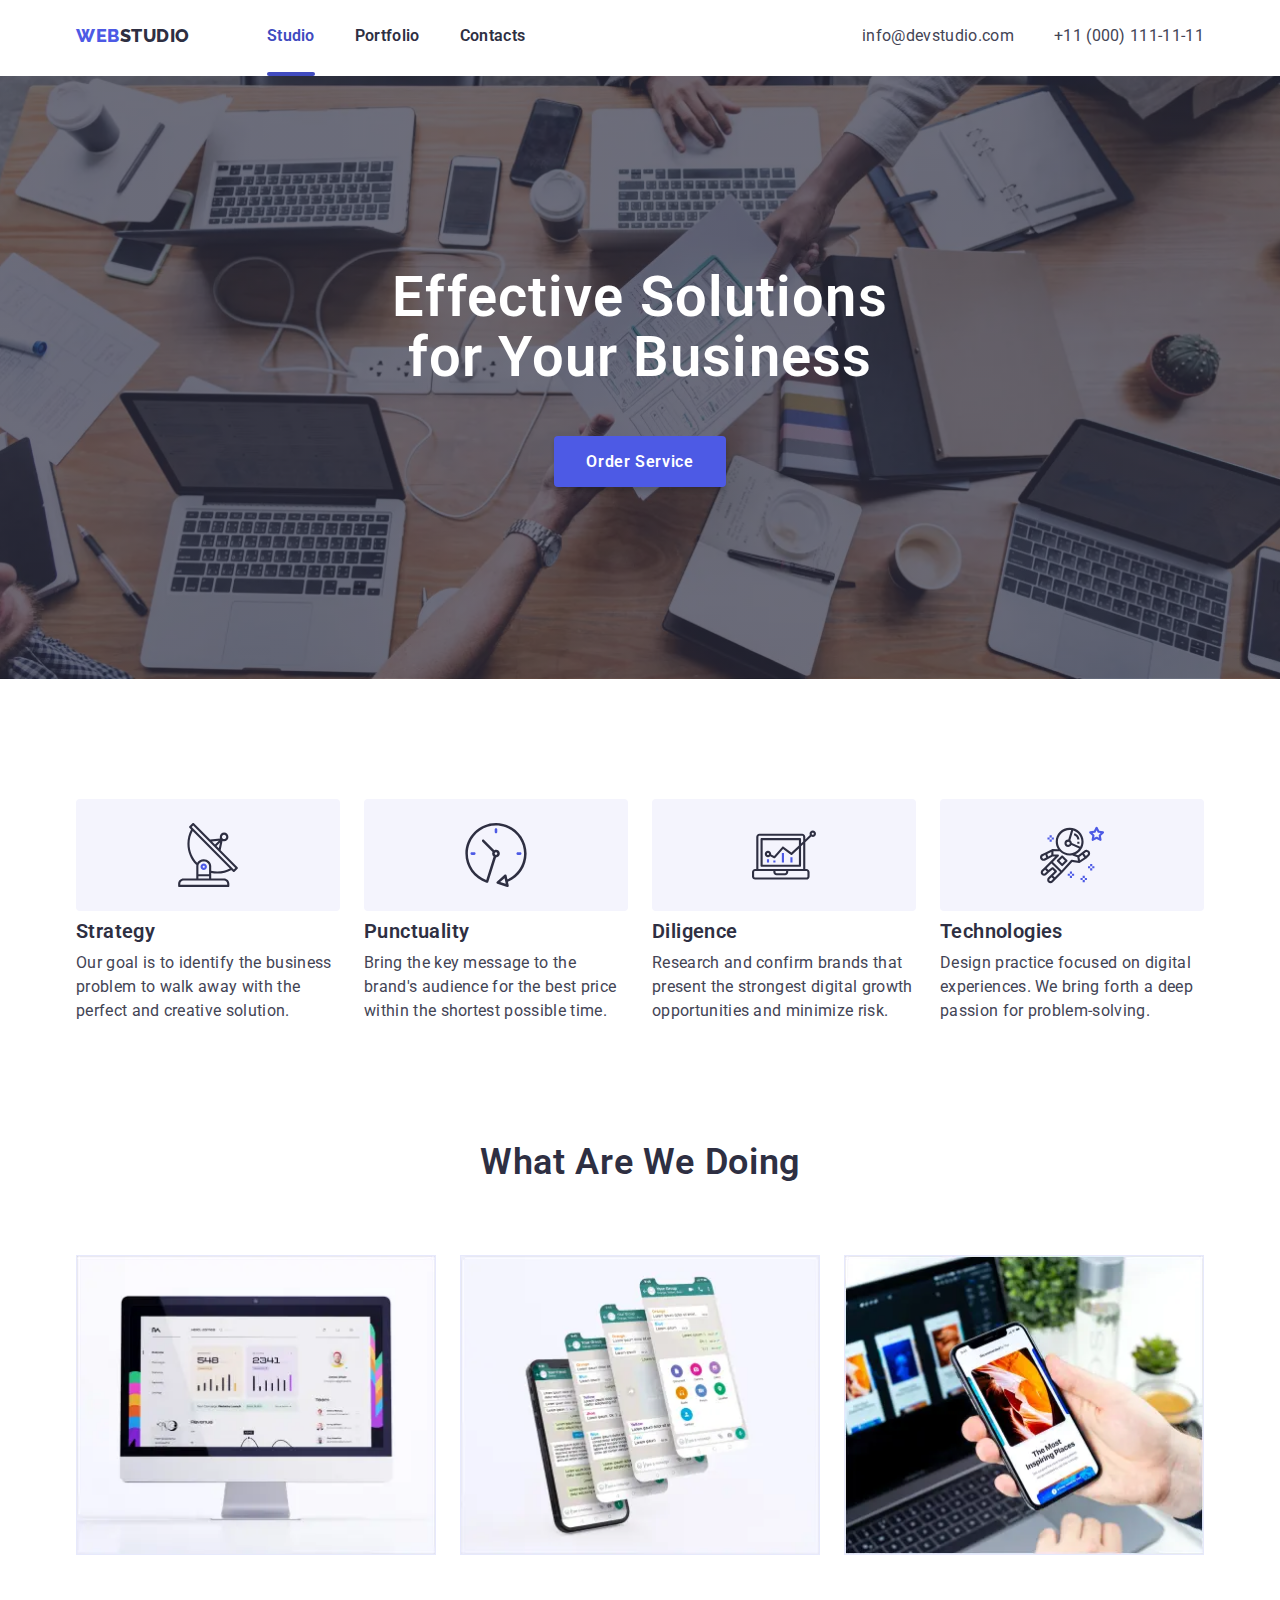
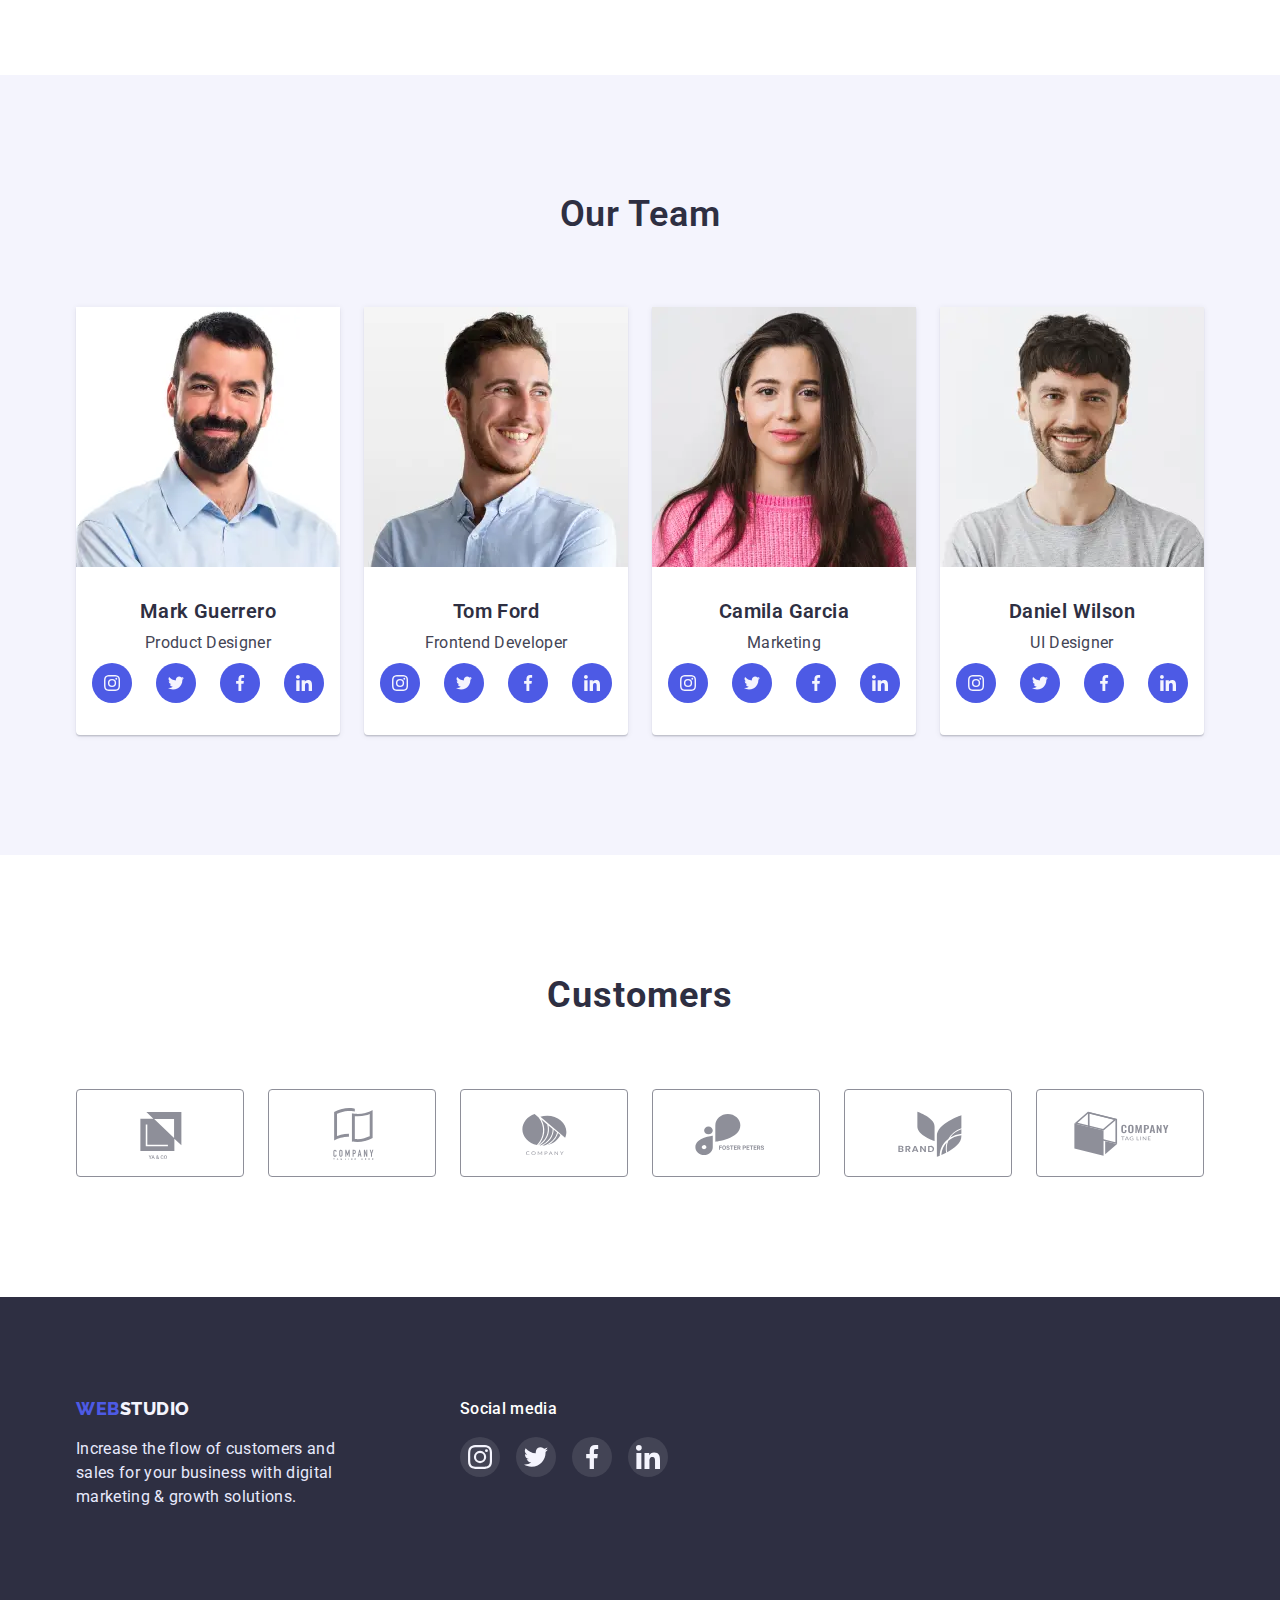
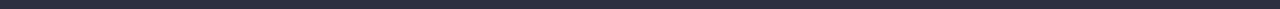
<file: index.html>
<!DOCTYPE html>
<html lang="en">
  <head>
    <meta charset="UTF-8" />
    <meta http-equiv="X-UA-Compatible" content="IE=edge" />
    <meta name="viewport" content="width=device-width, initial-scale=1.0" />
    <title>WebStudio</title>
    <link rel="preconnect" href="https://fonts.googleapis.com" />
    <link rel="preconnect" href="https://fonts.gstatic.com" crossorigin />
    <link
      href="https://fonts.googleapis.com/css2?family=Raleway:wght@700&family=Roboto:wght@400;500;700;900&display=swap"
      rel="stylesheet"
    />
    <link
      rel="stylesheet"
      href="https://cdnjs.cloudflare.com/ajax/libs/modern-normalize/1.0.0/modern-normalize.min.css"
    />
    <link rel="stylesheet" href="./css/styles.css" />
  </head>
  <body>
    <header class="header">
      <div class="container header-item">
        <a href="./index.html" class="header-logo">
          <span class="header-logo-main">WEB</span>
          <span class="header-logo-side">STUDIO</span>
        </a>
        <nav class="header-nav">
          <ul class="header-nav-list">
            <li class="header-nav-item">
              <a href="./index.html" class="header-nav-link header-active-link">Studio</a>
            </li>
            <li class="header-nav-item">
              <a href="./portfolio.html" class="header-nav-link">Portfolio</a>
            </li>
            <li class="header-nav-item"><a href="" class="header-nav-link">Contacts</a></li>
          </ul>
        </nav>
        <ul class="header-contacts-list">
          <li class="header-contacts-item">
            <a href="mailto:info@devstudio.com" class="header-contacts-link">info@devstudio.com</a>
          </li>
          <li class="header-contacts-item">
            <a href="tel:+110001111111" class="header-contacts-link">+11 (000) 111-11-11</a>
          </li>
        </ul>
      </div>
    </header>
    <main class="main">
      <section class="hero section">
        <div class="container">
          <h1 class="hero-title">
            Effective Solutions <br />
            for Your Business
          </h1>
          <button type="button" class="hero-btn" data-modal-open>Order Service</button>
        </div>
      </section>
      <section class="quality section">
        <div class="container">
          <ul class="quality-list">
            <li class="quality-item">
              <div class="quality-icon-content">
                <svg class="quality-icon" width="64px" height="64px">
                  <use href="./images/icons.svg#icon-antenna"></use>
                </svg>
              </div>
              <h3 class="quality-title">Strategy</h3>
              <p class="quality-text">
                Our goal is to identify the business problem to walk away with the perfect and
                creative solution.
              </p>
            </li>
            <li class="quality-item">
              <div class="quality-icon-content">
                <svg class="quality-icon" width="64px" height="64px">
                  <use href="./images/icons.svg#icon-clock"></use>
                </svg>
              </div>
              <h3 class="quality-title">Punctuality</h3>
              <p class="quality-text">
                Bring the key message to the brand's audience for the best price within the shortest
                possible time.
              </p>
            </li>
            <li class="quality-item">
              <div class="quality-icon-content">
                <svg class="quality-icon" width="64px" height="64px">
                  <use href="./images/icons.svg#icon-diagram"></use>
                </svg>
              </div>
              <h3 class="quality-title">Diligence</h3>
              <p class="quality-text">
                Research and confirm brands that present the strongest digital growth opportunities
                and minimize risk.
              </p>
            </li>
            <li class="quality-item">
              <div class="quality-icon-content">
                <svg class="quality-icon" width="64px" height="64px">
                  <use href="./images/icons.svg#icon-astronaut"></use>
                </svg>
              </div>
              <h3 class="quality-title">Technologies</h3>
              <p class="quality-text">
                Design practice focused on digital experiences. We bring forth a deep passion for
                problem-solving.
              </p>
            </li>
          </ul>
        </div>
      </section>
      <section class="examples section">
        <div class="container">
          <h2 class="examples-title">What Are We Doing</h2>
          <ul class="examples-list">
            <li class="examples-item">
              <img src="./images/imgmac.webp" alt="Imac" width="360" class="examples-img" />
            </li>
            <li class="examples-item">
              <img src="./images/imgIphone.webp" alt="Iphone" width="360" class="examples-img" />
            </li>
            <li class="examples-item">
              <img
                src="./images/imgIphoneinhand.webp"
                alt="Iphone in hand"
                width="360"
                class="examples-img"
              />
            </li>
          </ul>
        </div>
      </section>
      <section class="team section">
        <div class="container">
          <h2 class="team-title">Our Team</h2>
          <ul class="team-list">
            <li class="team-item">
              <img src="./images/imgmark.webp" alt="Mark Guerrero" width="264" class="team-img" />
              <div class="team-cards-content">
                <h3 class="team-members">Mark Guerrero</h3>
                <p class="team-position">Product Designer</p>
                <ul class="team-cards-list">
                  <li class="team-cards-item">
                    <a href="https://www.instagram.com/" target="_blank" class="team-cards-link">
                      <svg class="team-cards-icon" width="16px" height="16px">
                        <use href="./images/icons.svg#icon-instagram"></use>
                      </svg>
                    </a>
                  </li>
                  <li class="team-cards-item">
                    <a href="https://twitter.com/" target="_blank" class="team-cards-link">
                      <svg class="team-cards-icon" width="16px" height="16px">
                        <use href="./images/icons.svg#icon-twitter"></use>
                      </svg>
                    </a>
                  </li>
                  <li class="team-cards-item">
                    <a href="https://www.facebook.com/" target="_blank" class="team-cards-link">
                      <svg class="team-cards-icon" width="16px" height="16px">
                        <use href="./images/icons.svg#icon-facebook"></use>
                      </svg>
                    </a>
                  </li>
                  <li class="team-cards-item">
                    <a href="https://www.linkedin.com/" target="_blank" class="team-cards-link">
                      <svg class="team-cards-icon" width="16px" height="16px">
                        <use href="./images/icons.svg#icon-linkedin"></use>
                      </svg>
                    </a>
                  </li>
                </ul>
              </div>
            </li>
            <li class="team-item">
              <img src="./images/imgtom.webp" alt="Tom Ford" width="264" class="team-img" />
              <div class="team-cards-content">
                <h3 class="team-members">Tom Ford</h3>
                <p class="team-position">Frontend Developer</p>
                <ul class="team-cards-list">
                  <li class="team-cards-item">
                    <a href="https://www.instagram.com/" target="_blank" class="team-cards-link">
                      <svg class="team-cards-icon" width="16px" height="16px">
                        <use href="./images/icons.svg#icon-instagram"></use>
                      </svg>
                    </a>
                  </li>
                  <li class="team-cards-item">
                    <a href="https://twitter.com/" target="_blank" class="team-cards-link">
                      <svg class="team-cards-icon" width="16px" height="16px">
                        <use href="./images/icons.svg#icon-twitter"></use>
                      </svg>
                    </a>
                  </li>
                  <li class="team-cards-item">
                    <a href="https://www.facebook.com/" target="_blank" class="team-cards-link">
                      <svg class="team-cards-icon" width="16px" height="16px">
                        <use href="./images/icons.svg#icon-facebook"></use>
                      </svg>
                    </a>
                  </li>
                  <li class="team-cards-item">
                    <a href="https://www.linkedin.com/" target="_blank" class="team-cards-link">
                      <svg class="team-cards-icon" width="16px" height="16px">
                        <use href="./images/icons.svg#icon-linkedin"></use>
                      </svg>
                    </a>
                  </li>
                </ul>
              </div>
            </li>
            <li class="team-item">
              <img src="./images/imgcamila.webp" alt="Camila Garcia" width="264" class="team-img" />
              <div class="team-cards-content">
                <h3 class="team-members">Camila Garcia</h3>
                <p class="team-position">Marketing</p>
                <ul class="team-cards-list">
                  <li class="team-cards-item">
                    <a href="https://www.instagram.com/" target="_blank" class="team-cards-link">
                      <svg class="team-cards-icon" width="16px" height="16px">
                        <use href="./images/icons.svg#icon-instagram"></use>
                      </svg>
                    </a>
                  </li>
                  <li class="team-cards-item">
                    <a href="https://twitter.com/" target="_blank" class="team-cards-link">
                      <svg class="team-cards-icon" width="16px" height="16px">
                        <use href="./images/icons.svg#icon-twitter"></use>
                      </svg>
                    </a>
                  </li>
                  <li class="team-cards-item">
                    <a href="https://www.facebook.com/" target="_blank" class="team-cards-link">
                      <svg class="team-cards-icon" width="16px" height="16px">
                        <use href="./images/icons.svg#icon-facebook"></use>
                      </svg>
                    </a>
                  </li>
                  <li class="team-cards-item">
                    <a href="https://www.linkedin.com/" target="_blank" class="team-cards-link">
                      <svg class="team-cards-icon" width="16px" height="16px">
                        <use href="./images/icons.svg#icon-linkedin"></use>
                      </svg>
                    </a>
                  </li>
                </ul>
              </div>
            </li>
            <li class="team-item">
              <img src="./images/imgdaniel.webp" alt="Daniel Wilson" width="264" class="team-img" />
              <div class="team-cards-content">
                <h3 class="team-members">Daniel Wilson</h3>
                <p class="team-position">UI Designer</p>
                <ul class="team-cards-list">
                  <li class="team-cards-item">
                    <a href="https://www.instagram.com/" target="_blank" class="team-cards-link">
                      <svg class="team-cards-icon" width="16px" height="16px">
                        <use href="./images/icons.svg#icon-instagram"></use>
                      </svg>
                    </a>
                  </li>
                  <li class="team-cards-item">
                    <a href="https://twitter.com/" target="_blank" class="team-cards-link">
                      <svg class="team-cards-icon" width="16px" height="16px">
                        <use href="./images/icons.svg#icon-twitter"></use>
                      </svg>
                    </a>
                  </li>
                  <li class="team-cards-item">
                    <a href="https://www.facebook.com/" target="_blank" class="team-cards-link">
                      <svg class="team-cards-icon" width="16px" height="16px">
                        <use href="./images/icons.svg#icon-facebook"></use>
                      </svg>
                    </a>
                  </li>
                  <li class="team-cards-item">
                    <a href="https://www.linkedin.com/" target="_blank" class="team-cards-link">
                      <svg class="team-cards-icon" width="16px" height="16px">
                        <use href="./images/icons.svg#icon-linkedin"></use>
                      </svg>
                    </a>
                  </li>
                </ul>
              </div>
            </li>
          </ul>
        </div>
      </section>
      <section class="customers section">
        <div class="container">
          <h2 class="customers-title">Customers</h2>
          <ul class="customers-list">
            <li class="customers-item">
              <a href="" class="customers-link">
                <svg class="customers-icon" width="104px" height="56px">
                  <use href="./images/icons.svg#icon-yago"></use>
                </svg>
              </a>
            </li>
            <li class="customers-item">
              <a href="" class="customers-link">
                <svg class="customers-icon" width="104px" height="56px">
                  <use href="./images/icons.svg#icon-taglinehere"></use>
                </svg>
              </a>
            </li>
            <li class="customers-item">
              <a href="" class="customers-link">
                <svg class="customers-icon" width="104px" height="56px">
                  <use href="./images/icons.svg#icon-company"></use>
                </svg>
              </a>
            </li>
            <li class="customers-item">
              <a href="" class="customers-link">
                <svg class="customers-icon" width="104px" height="56px">
                  <use href="./images/icons.svg#icon-fosterpeters"></use>
                </svg>
              </a>
            </li>
            <li class="customers-item">
              <a href="" class="customers-link">
                <svg class="customers-icon" width="104px" height="56px">
                  <use href="./images/icons.svg#icon-brand"></use>
                </svg>
              </a>
            </li>
            <li class="customers-item">
              <a href="" class="customers-link">
                <svg class="customers-icon" width="104px" height="56px">
                  <use href="./images/icons.svg#icon-taglinecompany"></use>
                </svg>
              </a>
            </li>
          </ul>
        </div>
      </section>
    </main>
    <footer class="footer">
      <div class="container">
        <div class="footer-logo-content">
          <a href="./index.html" class="footer-logo">
            <span class="footer-logo-main">WEB</span>
            <span class="footer-logo-side">STUDIO</span>
          </a>
          <p class="footer-logo-text">
            Increase the flow of customers and sales for your business with digital marketing &
            growth solutions.
          </p>
        </div>
        <div class="footer-icon-content">
          <h2 class="footer-icon-title">Social media</h2>
          <ul class="footer-icon-list">
            <li class="footer-icon-item">
              <a href="https://www.instagram.com/" target="_blank" class="footer-icon-link">
                <svg class="footer-icon" width="24px" height="24px">
                  <use href="./images/icons.svg#icon-instagram"></use>
                </svg>
              </a>
            </li>
            <li class="footer-icon-item">
              <a href="https://twitter.com/" target="_blank" class="footer-icon-link">
                <svg class="footer-icon" width="24px" height="24px">
                  <use href="./images/icons.svg#icon-twitter"></use>
                </svg>
              </a>
            </li>
            <li class="footer-icon-item">
              <a href="https://www.facebook.com/" target="_blank" class="footer-icon-link">
                <svg class="footer-icon" width="24px" height="24px">
                  <use href="./images/icons.svg#icon-facebook"></use>
                </svg>
              </a>
            </li>
            <li class="footer-icon-item">
              <a href="https://www.linkedin.com/" target="_blank" class="footer-icon-link">
                <svg class="footer-icon" width="24px" height="24px">
                  <use href="./images/icons.svg#icon-linkedin"></use>
                </svg>
              </a>
            </li>
          </ul>
        </div>
      </div>
    </footer>
    <div class="backdrop is-hidden" data-modal>
      <div class="modal">
        <button class="modal-close-btn" data-modal-close>
          <svg class="modal-close-icon" width="8px" height="8px">
            <use href="./images/icons.svg#icon-close-black"></use>
          </svg>
        </button>
      </div>
    </div>
    <script src="./js/modal.js"></script>
  </body>
</html>
</file>
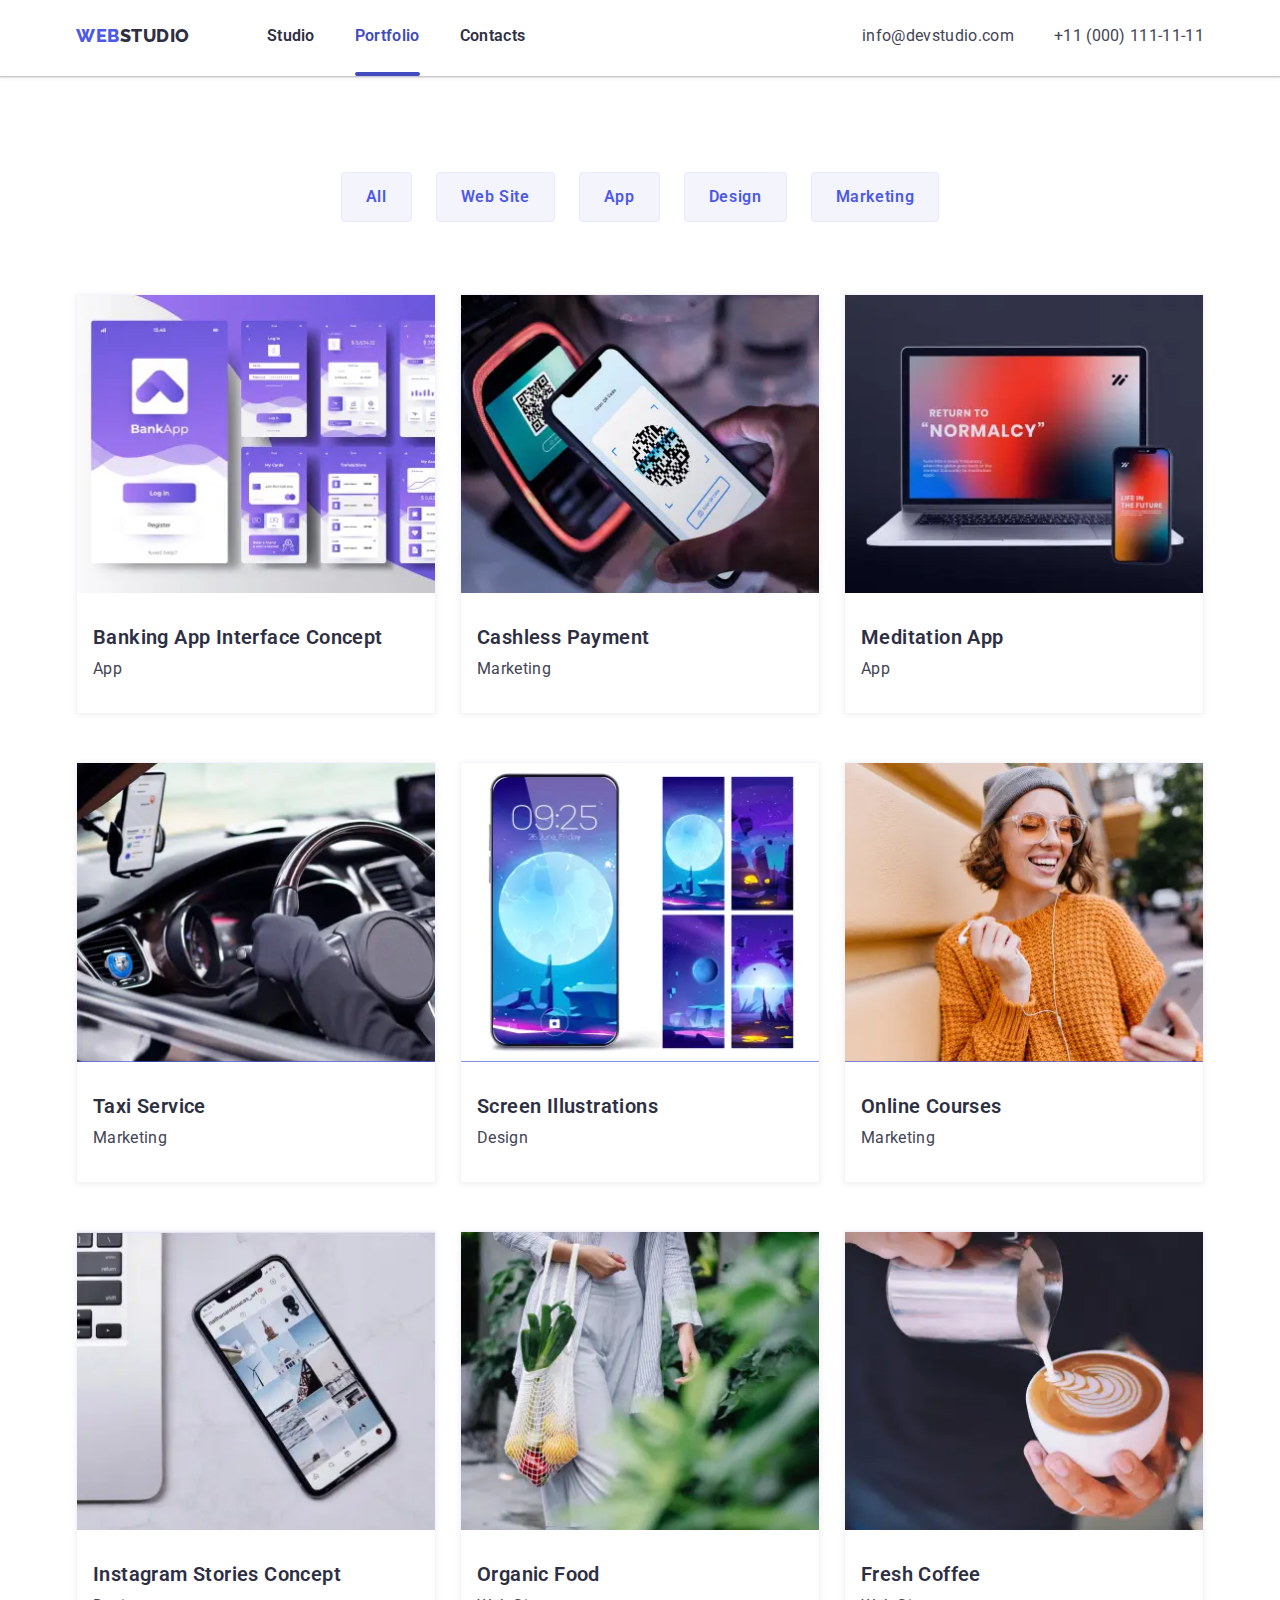
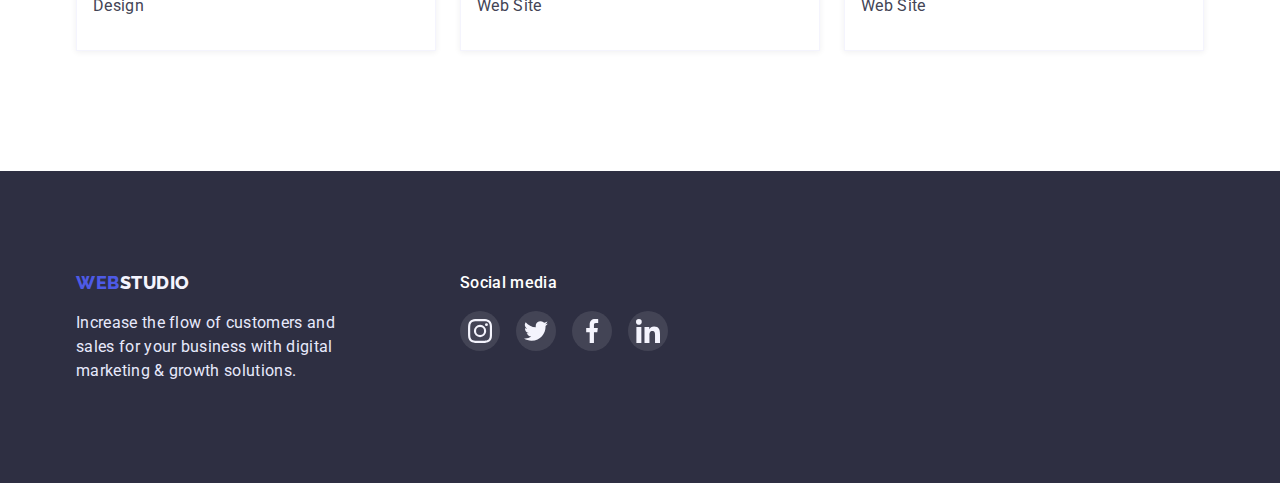
<file: portfolio.html>
<!DOCTYPE html>
<html lang="en">
  <head>
    <meta charset="UTF-8" />
    <meta http-equiv="X-UA-Compatible" content="IE=edge" />
    <meta name="viewport" content="width=device-width, initial-scale=1.0" />
    <title>Portfolio</title>
    <link rel="preconnect" href="https://fonts.googleapis.com" />
    <link rel="preconnect" href="https://fonts.gstatic.com" crossorigin />
    <link
      href="https://fonts.googleapis.com/css2?family=Raleway:wght@700&family=Roboto:wght@400;500;700;900&display=swap"
      rel="stylesheet"
    />
    <link
      rel="stylesheet"
      href="https://cdnjs.cloudflare.com/ajax/libs/modern-normalize/1.0.0/modern-normalize.min.css"
    />
    <link rel="stylesheet" href="./css/styles.css" />
  </head>
  <body>
    <header class="header">
      <div class="container header-item">
        <a href="./index.html" class="header-logo">
          <span class="header-logo-main">WEB</span>
          <span class="header-logo-side">STUDIO</span>
        </a>
        <nav class="header-nav">
          <ul class="header-nav-list">
            <li class="header-nav-item">
              <a href="./index.html" class="header-nav-link">Studio</a>
            </li>
            <li class="header-nav-item">
              <a href="./portfolio.html" class="header-nav-link header-active-link">Portfolio</a>
            </li>
            <li class="header-nav-item"><a href="" class="header-nav-link">Contacts</a></li>
          </ul>
        </nav>
        <ul class="header-contacts-list">
          <li class="header-contacts-item">
            <a href="mailto:info@devstudio.com" class="header-contacts-link">info@devstudio.com</a>
          </li>
          <li class="header-contacts-item">
            <a href="tel:+110001111111" class="header-contacts-link">+11 (000) 111-11-11</a>
          </li>
        </ul>
      </div>
    </header>
    <main class="main">
      <section class="portfolio section">
        <div class="container">
          <h1 class="visually-hidden">Filter menu and cards</h1>
          <ul class="portfolio-filters-list">
            <li class="portfolio-filter-item">
              <button type="button" class="portfolio-btn">All</button>
            </li>
            <li class="portfolio-filter-item">
              <button type="button" class="portfolio-btn">Web Site</button>
            </li>
            <li class="portfolio-filter-item">
              <button type="button" class="portfolio-btn">App</button>
            </li>
            <li class="portfolio-filter-item">
              <button type="button" class="portfolio-btn">Design</button>
            </li>
            <li class="portfolio-filter-item">
              <button type="button" class="portfolio-btn">Marketing</button>
            </li>
          </ul>
          <ul class="portfolio-products-list">
            <li class="portfolio-products-item">
              <a href="" class="portfolio-products-link"
                ><div class="cards-animation">
                  <img
                    src="./images/imgbankapp.webp"
                    alt="BankApp"
                    width="360"
                    class="portfolio-img"
                  />
                  <p class="cards-animation-text">
                    14 Stylish and User-Friendly App Design Concepts · Task Manager App · Calorie
                    Tracker App · Exotic Fruit Ecommerce App · Cloud Storage App
                  </p>
                </div>
                <div class="cards-item">
                  <h3 class="portfolio-products-title">Banking App Interface Concept</h3>
                  <p class="portfolio-products-text">App</p>
                </div>
              </a>
            </li>
            <li class="portfolio-products-item">
              <a href="" class="portfolio-products-link">
                <div class="cards-animation">
                  <img
                    src="./images/imgphone.webp"
                    alt="CashlessPayment"
                    width="360"
                    class="portfolio-img"
                  />
                  <p class="cards-animation-text">
                    14 Stylish and User-Friendly App Design Concepts · Task Manager App · Calorie
                    Tracker App · Exotic Fruit Ecommerce App · Cloud Storage App
                  </p>
                </div>
                <div class="cards-item">
                  <h3 class="portfolio-products-title">Cashless Payment</h3>
                  <p class="portfolio-products-text">Marketing</p>
                </div>
              </a>
            </li>
            <li class="portfolio-products-item">
              <a href="" class="portfolio-products-link">
                <div class="cards-animation">
                  <img
                    src="./images/imgmacbook.webp"
                    alt="Meditation App"
                    width="360"
                    class="portfolio-img"
                  />
                  <p class="cards-animation-text">
                    14 Stylish and User-Friendly App Design Concepts · Task Manager App · Calorie
                    Tracker App · Exotic Fruit Ecommerce App · Cloud Storage App
                  </p>
                </div>
                <div class="cards-item">
                  <h3 class="portfolio-products-title">Meditation App</h3>
                  <p class="portfolio-products-text">App</p>
                </div>
              </a>
            </li>
            <li class="portfolio-products-item">
              <a href="" class="portfolio-products-link">
                <div class="cards-animation">
                  <img
                    src="./images/imgcar.webp"
                    alt="Taxi Service"
                    width="360"
                    class="portfolio-img"
                  />
                  <p class="cards-animation-text">
                    14 Stylish and User-Friendly App Design Concepts · Task Manager App · Calorie
                    Tracker App · Exotic Fruit Ecommerce App · Cloud Storage App
                  </p>
                </div>
                <div class="cards-item">
                  <h3 class="portfolio-products-title">Taxi Service</h3>
                  <p class="portfolio-products-text">Marketing</p>
                </div>
              </a>
            </li>
            <li class="portfolio-products-item">
              <a href="" class="portfolio-products-link">
                <div class="cards-animation">
                  <img
                    src="./images/imgphonescreen.webp"
                    alt="Screen Illustrations"
                    width="360"
                    class="portfolio-img"
                  />
                  <p class="cards-animation-text">
                    14 Stylish and User-Friendly App Design Concepts · Task Manager App · Calorie
                    Tracker App · Exotic Fruit Ecommerce App · Cloud Storage App
                  </p>
                </div>
                <div class="cards-item">
                  <h3 class="portfolio-products-title">Screen Illustrations</h3>
                  <p class="portfolio-products-text">Design</p>
                </div>
              </a>
            </li>
            <li class="portfolio-products-item">
              <a href="" class="portfolio-products-link">
                <div class="cards-animation">
                  <img
                    src="./images/imggirl.webp"
                    alt="Online Courses"
                    width="360"
                    class="portfolio-img"
                  />
                  <p class="cards-animation-text">
                    14 Stylish and User-Friendly App Design Concepts · Task Manager App · Calorie
                    Tracker App · Exotic Fruit Ecommerce App · Cloud Storage App
                  </p>
                </div>
                <div class="cards-item">
                  <h3 class="portfolio-products-title">Online Courses</h3>
                  <p class="portfolio-products-text">Marketing</p>
                </div>
              </a>
            </li>
            <li class="portfolio-products-item">
              <a href="" class="portfolio-products-link">
                <div class="cards-animation">
                  <img
                    src="./images/imginststories.webp"
                    alt="Instagram Stories"
                    width="360"
                    class="portfolio-img"
                  />
                  <p class="cards-animation-text">
                    14 Stylish and User-Friendly App Design Concepts · Task Manager App · Calorie
                    Tracker App · Exotic Fruit Ecommerce App · Cloud Storage App
                  </p>
                </div>
                <div class="cards-item">
                  <h3 class="portfolio-products-title">Instagram Stories Concept</h3>
                  <p class="portfolio-products-text">Design</p>
                </div>
              </a>
            </li>
            <li class="portfolio-products-item">
              <a href="" class="portfolio-products-link">
                <div class="cards-animation">
                  <img
                    src="./images/imgorganicfood.webp"
                    alt="Organic Food"
                    width="360"
                    class="portfolio-img"
                  />
                  <p class="cards-animation-text">
                    14 Stylish and User-Friendly App Design Concepts · Task Manager App · Calorie
                    Tracker App · Exotic Fruit Ecommerce App · Cloud Storage App
                  </p>
                </div>
                <div class="cards-item">
                  <h3 class="portfolio-products-title">Organic Food</h3>
                  <p class="portfolio-products-text">Web Site</p>
                </div>
              </a>
            </li>
            <li class="portfolio-products-item">
              <a href="" class="portfolio-products-link">
                <div class="cards-animation">
                  <img
                    src="./images/imgcoffee.webp"
                    alt="Fresh Coffee"
                    width="360"
                    class="portfolio-img"
                  />
                  <p class="cards-animation-text">
                    14 Stylish and User-Friendly App Design Concepts · Task Manager App · Calorie
                    Tracker App · Exotic Fruit Ecommerce App · Cloud Storage App
                  </p>
                </div>
                <div class="cards-item">
                  <h3 class="portfolio-products-title">Fresh Coffee</h3>
                  <p class="portfolio-products-text">Web Site</p>
                </div>
              </a>
            </li>
          </ul>
        </div>
      </section>
    </main>
    <footer class="footer">
      <div class="container">
        <div class="footer-logo-content">
          <a href="./portfolio.html" class="footer-logo">
            <span class="footer-logo-main">WEB</span>
            <span class="footer-logo-side">STUDIO</span>
          </a>
          <p class="footer-logo-text">
            Increase the flow of customers and sales for your business with digital marketing &
            growth solutions.
          </p>
        </div>
        <div class="footer-icon-content">
          <h2 class="footer-icon-title">Social media</h2>
          <ul class="footer-icon-list">
            <li class="footer-icon-item">
              <a href="https://www.instagram.com/" target="_blank" class="footer-icon-link">
                <svg class="footer-icon" width="24px" height="24px">
                  <use href="./images/icons.svg#icon-instagram"></use>
                </svg>
              </a>
            </li>
            <li class="footer-icon-item">
              <a href="https://twitter.com/" target="_blank" class="footer-icon-link">
                <svg class="footer-icon" width="24px" height="24px">
                  <use href="./images/icons.svg#icon-twitter"></use>
                </svg>
              </a>
            </li>
            <li class="footer-icon-item">
              <a href="https://www.facebook.com/" target="_blank" class="footer-icon-link">
                <svg class="footer-icon" width="24px" height="24px">
                  <use href="./images/icons.svg#icon-facebook"></use>
                </svg>
              </a>
            </li>
            <li class="footer-icon-item">
              <a href="https://www.linkedin.com/" target="_blank" class="footer-icon-link">
                <svg class="footer-icon" width="24px" height="24px">
                  <use href="./images/icons.svg#icon-linkedin"></use>
                </svg>
              </a>
            </li>
          </ul>
        </div>
      </div>
    </footer>
  </body>
</html>
</file>
<file: css/styles.css>
html {
  box-sizing: border-box;
}
*,
*::before,
*::after {
  box-sizing: inherit;
}
body {
  font-family: 'Roboto', sans-serif;
  background-color: #ffffff;
}
h1,
h2,
h3,
h4,
h5,
h6,
p {
  margin: 0;
}
a {
  text-decoration: none;
}
ul,
ol {
  padding: 0;
  margin: 0;
  list-style: none;
}
img {
  display: block;
  max-width: 100%;
  height: auto;
}
.container {
  max-width: 1158px;
  margin-left: auto;
  margin-right: auto;
  padding-left: 15px;
  padding-right: 15px;
}
:root {
  --joint-logo-color: #4d5ae5;
  --header-logo-color: #2e2f42;
  --btn-color: #4d5ae5;
  --footer-logo-color: #f4f4fd;
  --title-text-color: #2e2f42;
  --background-btn-color: #f4f4fd;
  --side-text-color: #434455;
  --active-link-color: #404bbf;
  --logo-font: 'Raleway', sans-serif;
  --transition-duration: 250ms;
  --transition-timing-function: cubic-bezier(0.4, 0, 0.2, 1);
}
.header {
  box-shadow: 0px 2px 1px rgba(46, 47, 66, 0.08), 0px 1px 1px rgba(46, 47, 66, 0.16),
    0px 1px 6px rgba(46, 47, 66, 0.08);
}
.header-item {
  display: flex;
  align-items: center;
}
.header-logo {
  display: flex;
  font-family: var(--logo-font);
  font-weight: 800;
  font-size: 18px;
  line-height: 1.33;
  letter-spacing: 0.03em;
  text-transform: uppercase;
}
.header-logo-main {
  padding-top: 24px;
  padding-bottom: 28px;
  color: var(--joint-logo-color);
}
.header-logo-side {
  padding-top: 24px;
  padding-bottom: 28px;
  color: var(--header-logo-color);
}
.header-nav-list {
  display: flex;
  margin-left: 77px;
}
.header-nav-item {
  margin-right: 40px;
}
.header-nav-item:last-child {
  margin-right: 0;
}
.header-nav-link {
  display: block;
  padding-top: 24px;
  padding-bottom: 28px;
  color: var(--title-text-color);
  font-weight: 600;
  font-size: 16px;
  line-height: 1.5;
  letter-spacing: 0.02em;
  transition-property: color;
  transition-duration: var(--transition-duration);
  transition-timing-function: var(--transition-timing-function);
}
.header-nav-link:hover,
.header-nav-link:focus {
  color: var(--active-link-color);
}
.header-active-link {
  color: var(--active-link-color);
  position: relative;
}
.header-active-link::after {
  content: '';
  background-color: var(--active-link-color);
  height: 4px;
  width: 100%;
  border-radius: 2px;
  display: block;
  position: absolute;
  margin-top: 24px;
}
.header-contacts-list {
  display: flex;
  margin-left: auto;
}
.header-contacts-item {
  margin-right: 40px;
}
.header-contacts-item:last-child {
  margin-right: 0;
}
.header-contacts-link {
  display: block;
  padding-top: 24px;
  padding-bottom: 28px;
  color: var(--side-text-color);
  font-size: 16px;
  line-height: 1.5;
  letter-spacing: 0.02em;
  transition-property: color;
  transition-duration: var(--transition-duration);
  transition-timing-function: var(--transition-timing-function);
}
.header-contacts-link:hover,
.header-contacts-link:focus {
  color: var(--active-link-color);
}
.hero {
  max-width: 1440px;
  margin: 0 auto;
  padding-top: 192px;
  padding-bottom: 192px;
  background-color: #2e2f42;
  background-image: linear-gradient(rgba(46, 47, 66, 0.7), rgba(47, 47, 66, 0.7)),
    url(../images/hero-bg.webp);
  background-repeat: no-repeat;
  background-position: center;
  background-size: cover;
  text-align: center;
}
.hero-title {
  margin-bottom: 48px;
  color: #ffffff;
  font-weight: 600;
  font-size: 56px;
  line-height: 1.07;
  letter-spacing: 0.02em;
}
.hero-btn {
  border: 0;
  border-radius: 4px;
  color: #ffffff;
  background-color: var(--btn-color);
  box-shadow: 0px 4px 4px rgba(0, 0, 0, 0.15);
  cursor: pointer;
  font-family: inherit;
  font-weight: 600;
  font-size: 16px;
  line-height: 1.1875;
  padding: 16px 32px;
  align-items: center;
  letter-spacing: 0.04em;
  transition-property: background-color, box-shadow;
  transition-duration: var(--transition-duration);
  transition-timing-function: var(--transition-timing-function);
}
.hero-btn:hover,
.hero-btn:focus {
  background-color: var(--active-link-color);
  box-shadow: 0px 1px 6px rgba(46, 47, 66, 0.08), 0px 1px 1px rgba(46, 47, 66, 0.16),
    0px 2px 1px rgba(46, 47, 66, 0.08);
}
.hero-btn:active {
  background-color: var(--active-link-color);
  box-shadow: 0px 4px 4px rgba(0, 0, 0, 0.15);
}
.quality {
  padding-top: 120px;
}
.quality-list {
  display: flex;
}
.quality-item {
  max-width: 264px;
  margin-right: 24px;
}
.quality-item:last-child {
  margin-right: 0;
}
.quality-icon-content {
  width: 264px;
  height: 112px;
  margin-bottom: 8px;
  display: flex;
  background-color: #f4f4fd;
  border-radius: 4px;
  align-items: center;
  justify-content: center;
}
.quality-title {
  margin-bottom: 8px;
  color: var(--title-text-color);
  font-weight: 600;
  font-size: 20px;
  line-height: 1.2;
  letter-spacing: 0.02em;
}
.quality-text {
  color: var(--side-text-color);
  font-size: 16px;
  line-height: 1.5;
  letter-spacing: 0.02em;
}
.examples {
  padding-top: 120px;
  padding-bottom: 120px;
}
.examples-list {
  display: flex;
}
.examples-item {
  margin-right: 24px;
}
.examples-item:last-child {
  margin-right: 0;
}
.examples-title {
  margin-bottom: 72px;
  color: var(--title-text-color);
  font-weight: 600;
  font-size: 36px;
  line-height: 1.11;
  text-align: center;
  letter-spacing: 0.02em;
  text-transform: capitalize;
}
.examples-img {
  border: 1px solid #e7e9fc;
  background: linear-gradient(rgba(77, 90, 229, 0.1), rgba(77, 90, 229, 0.1));
  background-blend-mode: soft-light, normal;
}
.team {
  padding-top: 120px;
  padding-bottom: 120px;
  background-color: #f4f4fd;
}
.team-list {
  display: flex;
}
.team-item {
  margin-right: 24px;
  border-radius: 0px 0px 4px 4px;
  background-color: #fff;
  box-shadow: 0px 1px 6px rgba(46, 47, 66, 0.08), 0px 1px 1px rgba(46, 47, 66, 0.16),
    0px 2px 1px rgba(46, 47, 66, 0.08);
}
.team-item:last-child {
  margin-right: 0;
}
.team-title {
  margin-bottom: 72px;
  color: var(--title-text-color);
  font-weight: 600;
  font-size: 36px;
  line-height: 1.11;
  text-align: center;
  letter-spacing: 0.02em;
  text-transform: capitalize;
}
.team-cards-content {
  padding-top: 32px;
  padding-bottom: 32px;
}
.team-members {
  margin-bottom: 8px;
  color: var(--title-text-color);
  font-weight: 600;
  font-size: 20px;
  line-height: 1.2;
  text-align: center;
  letter-spacing: 0.02em;
}
.team-position {
  margin-bottom: 8px;
  color: var(--side-text-color);
  font-size: 16px;
  line-height: 1.5;
  text-align: center;
  letter-spacing: 0.02em;
}
.team-cards-list {
  display: flex;
  gap: 24px;
  justify-content: center;
}
.team-cards-item {
  width: 40px;
  height: 40px;
}
.team-cards-link {
  width: 100%;
  height: 100%;
  border-radius: 50%;
  background-color: var(--btn-color);
  display: flex;
  align-items: center;
  justify-content: center;
  transition-property: background-color;
  transition-duration: var(--transition-duration);
  transition-timing-function: var(--transition-timing-function);
}
.team-cards-link:hover,
.team-cards-link:focus {
  background-color: var(--active-link-color);
}
.team-cards-icon {
  fill: #f4f4fd;
}
.customers {
  padding-top: 120px;
  padding-bottom: 120px;
}
.customers-title {
  margin-bottom: 72px;
  color: var(--title-text-color);
  font-weight: 700;
  font-size: 36px;
  line-height: 1.16;
  text-align: center;
  letter-spacing: 0.03em;
}
.customers-list {
  display: flex;
  gap: 24px;
}
.customers-item {
  width: 168px;
  height: 88px;
}
.customers-link {
  width: 100%;
  height: 100%;
  border: 1px solid #8e8f99;
  border-radius: 4px;
  display: flex;
  align-items: center;
  justify-content: center;
  transition-property: border-color;
  transition-duration: var(--transition-duration);
  transition-timing-function: var(--transition-timing-function);
}
.customers-link:hover,
.customers-link:focus {
  border-color: var(--active-link-color);
}
.customers-link:hover .customers-icon,
.customers-link:focus .customers-icon {
  fill: var(--active-link-color);
}
.customers-icon {
  fill: #8e8f99;
  transition-property: fill;
  transition-duration: var(--transition-duration);
  transition-timing-function: var(--transition-timing-function);
}
.visually-hidden {
  position: absolute;
  width: 1px;
  height: 1px;
  margin: -1px;
  border: 0;
  padding: 0;
  white-space: nowrap;
  clip-path: inset(100%);
  clip: rect(0 0 0 0);
  overflow: hidden;
}
.portfolio {
  padding-top: 96px;
  padding-bottom: 120px;
}
.portfolio-filters-list {
  margin-bottom: 72px;
  display: flex;
  justify-content: center;
}
.portfolio-filter-item {
  margin-right: 24px;
}
.portfolio-filter-item:last-child {
  margin-right: 0;
}
.portfolio-btn {
  padding: 12px 24px;
  border: 1px solid #e7e9fc;
  border-radius: 4px;
  color: var(--btn-color);
  background-color: var(--background-btn-color);
  cursor: pointer;
  font-family: inherit;
  font-weight: 600;
  font-size: 16px;
  line-height: 1.5;
  text-align: center;
  letter-spacing: 0.04em;
  transition-property: border, color, background-color, box-shadow;
  transition-duration: var(--transition-duration);
  transition-timing-function: var(--transition-timing-function);
}
.portfolio-btn:hover,
.portfolio-btn:focus {
  border: 1px solid transparent;
  color: #ffffff;
  background-color: var(--active-link-color);
  box-shadow: 0px 3px 1px rgba(0, 0, 0, 0.1), 0px 2px 1px rgba(0, 0, 0, 0.08),
    0px 2px 2px rgba(0, 0, 0, 0.12);
}
.portfolio-products-list {
  display: flex;
  flex-wrap: wrap;
}
.portfolio-products-item {
  max-width: 360px;
  margin-right: 24px;
  margin-bottom: 48px;
  border: 0.5px solid #f4f4fd;
  box-shadow: 0px 1px 6px rgba(46, 47, 66, 0.08);
  transition-property: box-shadow;
  transition-duration: var(--transition-duration);
  transition-timing-function: var(--transition-timing-function);
}
.portfolio-products-item:hover,
.portfolio-products-item:focus {
  box-shadow: 0px 1px 6px rgba(46, 47, 66, 0.08), 0px 1px 1px rgba(46, 47, 66, 0.16),
    0px 2px 1px rgba(46, 47, 66, 0.08);
}
.portfolio-products-item:nth-child(3n) {
  margin-right: 0;
}
.portfolio-products-item:nth-child(n + 7) {
  margin-bottom: 0;
}
.portfolio-products-link {
  width: 100%;
  height: 100%;
}
.cards-animation {
  position: relative;
  overflow: hidden;
}
.cards-animation-text {
  position: absolute;
  top: 0;
  height: 100%;
  padding: 40px 32px 164px;
  text-align: left;
  color: #f4f4fd;
  background-color: #4d5ae5;
  font-size: 16px;
  line-height: 1.5;
  letter-spacing: 0.02em;
  transform: translateY(100%);
  transition-property: transform;
  transition-duration: var(--transition-duration);
  transition-timing-function: var(--transition-timing-function);
}
.portfolio-products-link:hover .cards-animation-text,
.portfolio-products-link:focus .cards-animation-text {
  transform: translateY(0);
}
.cards-item {
  padding-top: 32px;
  padding-left: 16px;
  padding-bottom: 32px;
}
.portfolio-products-title {
  margin-bottom: 8px;
  color: var(--title-text-color);
  font-weight: 600;
  font-size: 20px;
  line-height: 1.2;
  letter-spacing: 0.02em;
}
.portfolio-products-text {
  color: var(--side-text-color);
  font-size: 16px;
  line-height: 1.5;
  letter-spacing: 0.02em;
}
.footer {
  background-color: #2e2f42;
  padding-top: 100px;
  padding-bottom: 100px;
}
footer .container {
  display: flex;
}
.footer-logo {
  display: flex;
  margin-bottom: 16px;
  font-family: var(--logo-font);
  font-weight: 800;
  font-size: 18px;
  line-height: 1.33;
  letter-spacing: 0.03em;
  text-transform: uppercase;
}
.footer-logo-main {
  color: var(--joint-logo-color);
}
.footer-logo-side {
  color: var(--footer-logo-color);
}
.footer-logo-text {
  max-width: 264px;
  color: #e7e9fc;
  font-size: 16px;
  line-height: 1.5;
  letter-spacing: 0.02em;
}
.footer-icon-content {
  margin-left: 120px;
}
.footer-icon-title {
  margin-bottom: 16px;
  color: #fff;
  font-weight: 500;
  font-size: 16px;
  line-height: 1.5;
  letter-spacing: 0.02em;
}
.footer-icon-list {
  display: flex;
  gap: 16px;
}
.footer-icon-item {
  width: 40px;
  height: 40px;
}
.footer-icon-link {
  width: 100%;
  height: 100%;
  border-radius: 50%;
  background-color: rgba(255, 255, 255, 0.1);
  display: flex;
  align-items: center;
  justify-content: center;
  transition-property: background-color;
  transition-duration: var(--transition-duration);
  transition-timing-function: var(--transition-timing-function);
}
.footer-icon-link:hover,
.footer-icon-link:focus {
  background-color: #31d0aa;
}
.footer-icon {
  fill: #f4f4fd;
}
.backdrop {
  position: fixed;
  top: 0;
  left: 0;
  width: 100%;
  height: 100%;
  background-color: rgba(46, 47, 66, 0.4);
  opacity: 1;
  transition-property: opacity;
  transition-duration: var(--transition-duration);
  transition-timing-function: var(--transition-timing-function);
}
.backdrop.is-hidden {
  opacity: 0;
  pointer-events: none;
}
.backdrop.is-hidden .modal {
  transform: translate(-50%, -50%) scale(1.1);
}
.modal {
  position: absolute;
  top: 50%;
  left: 50%;
  transform: translate(-50%, -50%) scale(1);
  min-width: 408px;
  min-height: 576px;
  background-color: #fcfcfc;
  box-shadow: 0px 1px 1px rgba(0, 0, 0, 0.14), 0px 1px 3px rgba(0, 0, 0, 0.12),
    0px 2px 1px rgba(0, 0, 0, 0.2);
  border-radius: 4px;
  transition-property: transform;
  transition-duration: var(--transition-duration);
  transition-timing-function: var(--transition-timing-function);
}
.modal-close-btn {
  display: flex;
  align-items: center;
  justify-content: center;
  position: absolute;
  top: 24px;
  right: 24px;
  width: 24px;
  height: 24px;
  border-radius: 50%;
  background-color: #e7e9fc;
  border: 1px solid rgba(0, 0, 0, 0.1);
  cursor: pointer;
  transition-property: background-color, border;
  transition-duration: var(--transition-duration);
  transition-timing-function: var(--transition-timing-function);
}
.modal-close-icon {
  fill: #000;
  transition-property: fill;
  transition-duration: var(--transition-duration);
  transition-timing-function: var(--transition-timing-function);
}
.modal-close-btn:active {
  background-color: var(--active-link-color);
  border: 1px solid transparent;
}
.modal-close-btn:active .modal-close-icon {
  fill: #fff;
}
</file>
